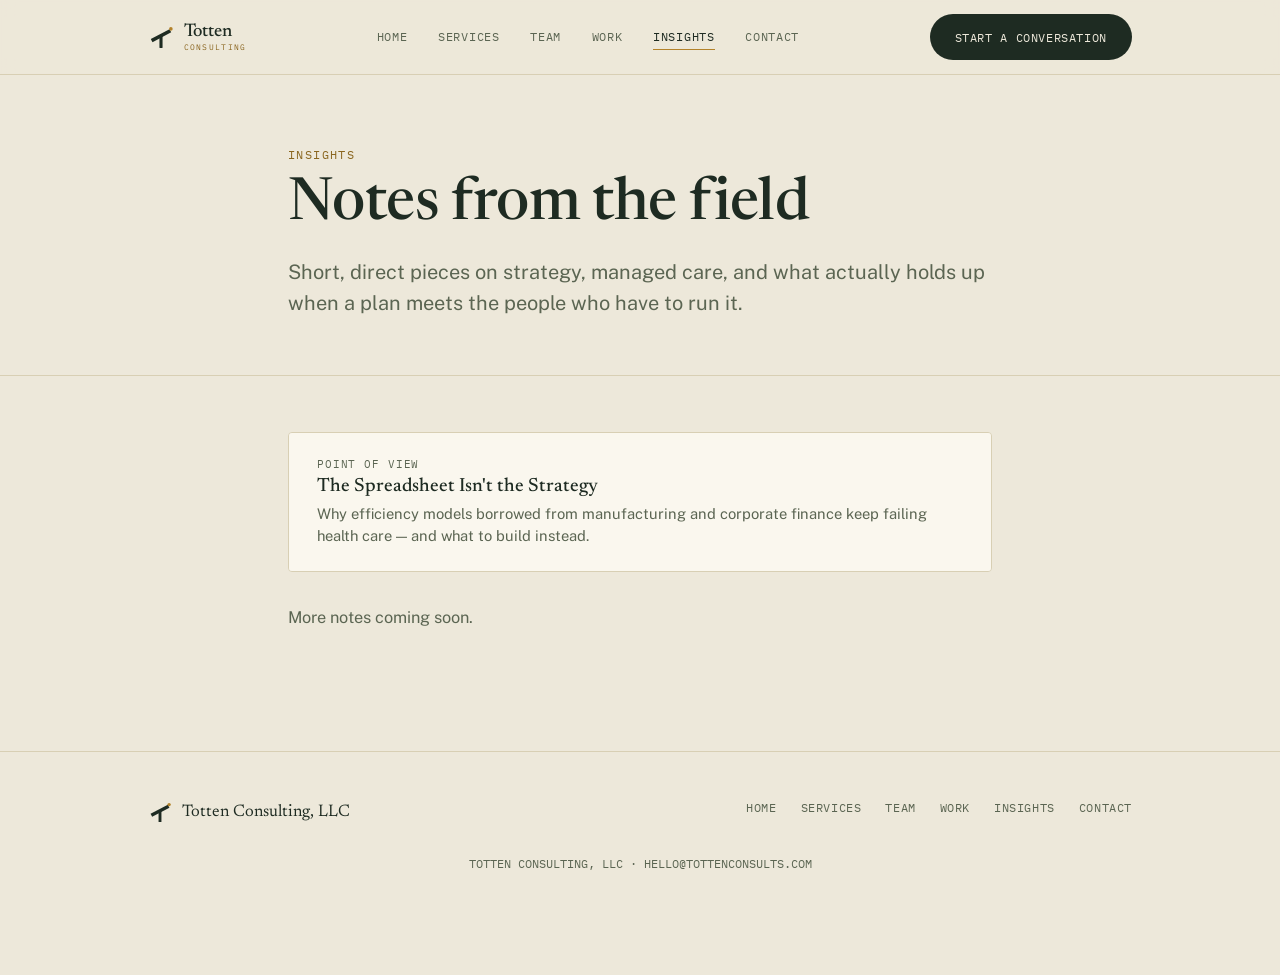
<file: index.html>
<!doctype html>
<html lang="en">
<head>
<meta charset="utf-8">
<meta name="viewport" content="width=device-width, initial-scale=1">
<title>Insights &mdash; Totten Consulting</title>
<meta name="description" content="Notes from Totten Consulting on strategy, managed care, and health care delivery.">
<link rel="preconnect" href="https://fonts.googleapis.com">
<link rel="preconnect" href="https://fonts.gstatic.com" crossorigin>
<link href="https://fonts.googleapis.com/css2?family=Newsreader:ital,opsz,wght@0,6..72,400;0,6..72,500;0,6..72,600;1,6..72,400;1,6..72,500&family=Public+Sans:wght@400;500;600;700&family=IBM+Plex+Mono:wght@400;500&display=swap" rel="stylesheet">
<link rel="stylesheet" href="../assets/styles.css">
</head>
<body>

<div class="topbar">
  <div class="topbar-inner">
    <a class="brand-lockup" href="../index.html">
      <svg class="mark" viewBox="0 0 100 100" style="width:26px;height:26px;">
      <polygon points="10.7,57.8 82.7,19.8 89.3,32.2 17.3,70.2" fill="var(--mark-stem)"/>
      <rect x="44" y="42" width="12" height="50" rx="1.5" fill="var(--mark-stem)"/>
      <circle cx="88" cy="19" r="7" fill="var(--mark-dot)"/>
    </svg>
      <span class="wordmark">Totten<small>CONSULTING</small></span>
    </a>
    <nav class="primary-nav-desktop">
      <a href="../index.html">Home</a>
      <a href="../services.html">Services</a>
      <a href="../team.html">Team</a>
      <a href="../work.html">Work</a>
      <a href="../insights/index.html" aria-current="page">Insights</a>
      <a href="../contact.html">Contact</a>
    </nav>
    <div class="nav-cta">
      <a class="btn btn-primary" href="../contact.html">Start a conversation</a>
    </div>
    <button class="nav-toggle" id="navToggle" type="button" aria-label="Toggle menu" aria-expanded="false">
      <span></span>
    </button>
  </div>
</div>

<nav class="mobile-nav" id="primaryNav">
  <a href="../index.html">Home</a>
      <a href="../services.html">Services</a>
      <a href="../team.html">Team</a>
      <a href="../work.html">Work</a>
      <a href="../insights/index.html" aria-current="page">Insights</a>
      <a href="../contact.html">Contact</a>
</nav>

<main>

  <section class="hero">
    <div class="wrap-narrow">
      <p class="eyebrow">Insights</p>
      <h1>Notes from the field</h1>
      <p class="dek">Short, direct pieces on strategy, managed care, and what actually holds up when a plan meets the people who have to run it.</p>
    </div>
  </section>

  <section class="block">
    <div class="wrap-narrow">
      <div class="post-list">
        <a class="post-row" href="the-spreadsheet-isnt-the-strategy.html">
          <span class="meta">Point of View</span>
          <h3>The Spreadsheet Isn't the Strategy</h3>
          <p>Why efficiency models borrowed from manufacturing and corporate finance keep failing health care &mdash; and what to build instead.</p>
        </a>
      </div>
      <p class="lede" style="margin-top:2rem;">More notes coming soon.</p>
    </div>
  </section>

</main>

<footer class="site-footer">
  <div class="footer-inner">
    <div class="footer-brand">
      <svg class="mark" viewBox="0 0 100 100" style="width:24px;height:24px;">
      <polygon points="10.7,57.8 82.7,19.8 89.3,32.2 17.3,70.2" fill="var(--mark-stem)"/>
      <rect x="44" y="42" width="12" height="50" rx="1.5" fill="var(--mark-stem)"/>
      <circle cx="88" cy="19" r="7" fill="var(--mark-dot)"/>
    </svg>
      <span class="wordmark">Totten Consulting, LLC</span>
    </div>
    <nav class="footer-nav">
      <a href="../index.html">Home</a><a href="../services.html">Services</a><a href="../team.html">Team</a><a href="../work.html">Work</a><a href="../insights/index.html">Insights</a><a href="../contact.html">Contact</a>
    </nav>
  </div>
  <div class="footer-fine">TOTTEN CONSULTING, LLC &middot; HELLO@TOTTENCONSULTS.COM</div>
</footer>

<script src="../assets/script.js"></script>
</body>
</html>
</file>
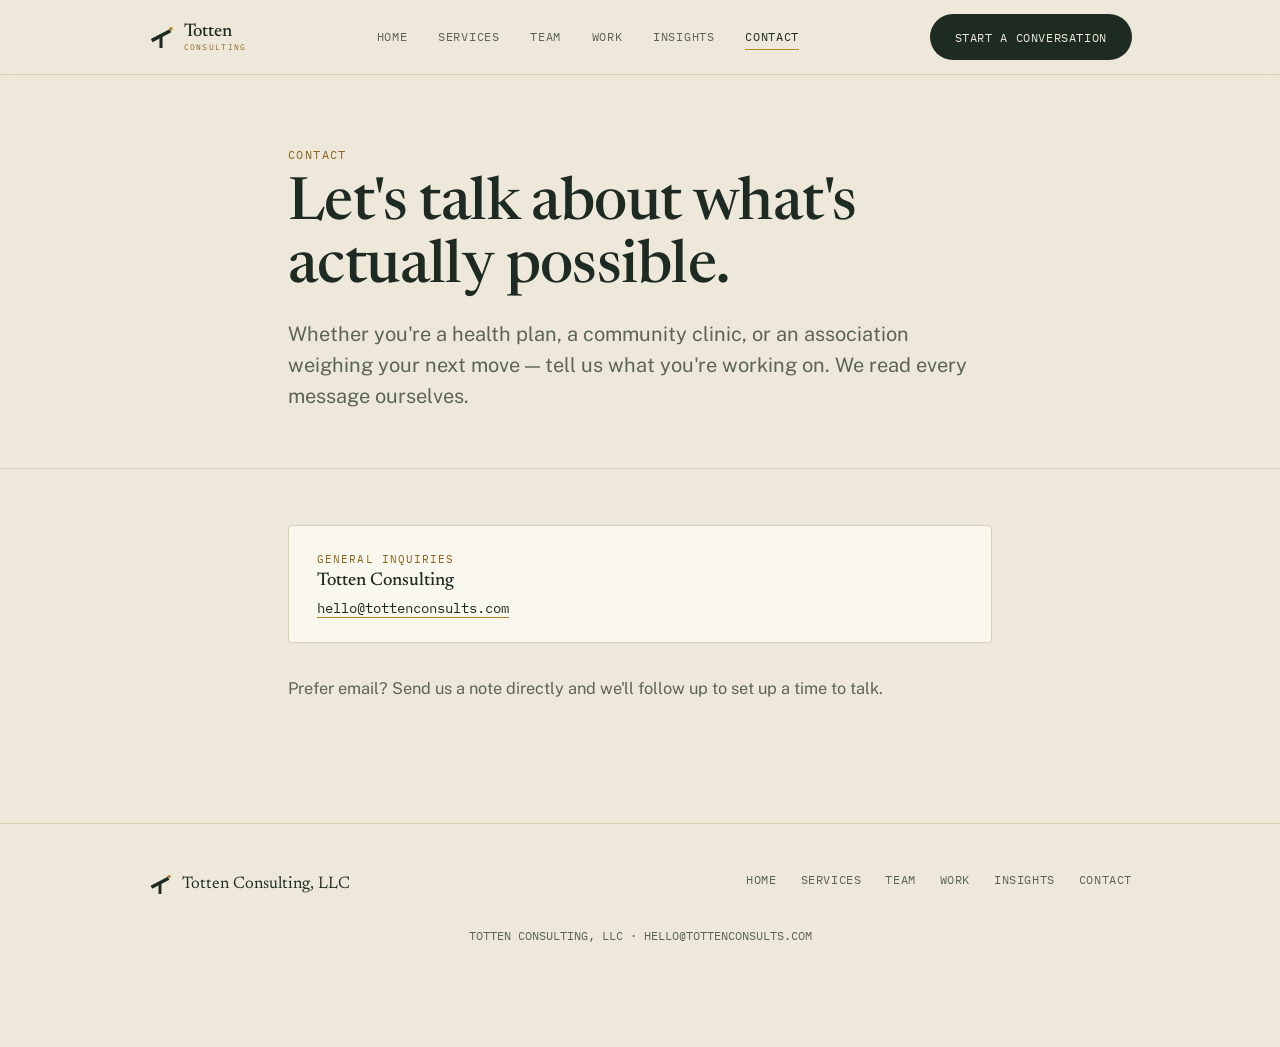
<file: contact.html>
<!doctype html>
<html lang="en">
<head>
<meta charset="utf-8">
<meta name="viewport" content="width=device-width, initial-scale=1">
<title>Contact &mdash; Totten Consulting</title>
<meta name="description" content="Get in touch with Totten Consulting.">
<link rel="preconnect" href="https://fonts.googleapis.com">
<link rel="preconnect" href="https://fonts.gstatic.com" crossorigin>
<link href="https://fonts.googleapis.com/css2?family=Newsreader:ital,opsz,wght@0,6..72,400;0,6..72,500;0,6..72,600;1,6..72,400;1,6..72,500&family=Public+Sans:wght@400;500;600;700&family=IBM+Plex+Mono:wght@400;500&display=swap" rel="stylesheet">
<link rel="stylesheet" href="assets/styles.css">
</head>
<body>

<div class="topbar">
  <div class="topbar-inner">
    <a class="brand-lockup" href="index.html">
      <svg class="mark" viewBox="0 0 100 100" style="width:26px;height:26px;">
      <polygon points="10.7,57.8 82.7,19.8 89.3,32.2 17.3,70.2" fill="var(--mark-stem)"/>
      <rect x="44" y="42" width="12" height="50" rx="1.5" fill="var(--mark-stem)"/>
      <circle cx="88" cy="19" r="7" fill="var(--mark-dot)"/>
    </svg>
      <span class="wordmark">Totten<small>CONSULTING</small></span>
    </a>
    <nav class="primary-nav-desktop">
      <a href="index.html">Home</a>
      <a href="services.html">Services</a>
      <a href="team.html">Team</a>
      <a href="work.html">Work</a>
      <a href="insights/index.html">Insights</a>
      <a href="contact.html" aria-current="page">Contact</a>
    </nav>
    <div class="nav-cta">
      <a class="btn btn-primary" href="contact.html">Start a conversation</a>
    </div>
    <button class="nav-toggle" id="navToggle" type="button" aria-label="Toggle menu" aria-expanded="false">
      <span></span>
    </button>
  </div>
</div>

<nav class="mobile-nav" id="primaryNav">
  <a href="index.html">Home</a>
      <a href="services.html">Services</a>
      <a href="team.html">Team</a>
      <a href="work.html">Work</a>
      <a href="insights/index.html">Insights</a>
      <a href="contact.html" aria-current="page">Contact</a>
</nav>

<main>

  <section class="hero">
    <div class="wrap-narrow">
      <p class="eyebrow">Contact</p>
      <h1>Let's talk about what's actually possible.</h1>
      <p class="dek">Whether you're a health plan, a community clinic, or an association weighing your next move &mdash; tell us what you're working on. We read every message ourselves.</p>
    </div>
  </section>

  <section class="block">
    <div class="wrap-narrow">
      <div class="contact-grid">
        <div class="contact-card">
          <div class="fn-role">General Inquiries</div>
          <h3>Totten Consulting</h3>
          <a class="email" href="mailto:hello@tottenconsults.com">hello@tottenconsults.com</a>
        </div>
      </div>
      <p class="lede" style="margin-top:2rem;">Prefer email? Send us a note directly and we'll follow up to set up a time to talk.</p>
    </div>
  </section>

</main>

<footer class="site-footer">
  <div class="footer-inner">
    <div class="footer-brand">
      <svg class="mark" viewBox="0 0 100 100" style="width:24px;height:24px;">
      <polygon points="10.7,57.8 82.7,19.8 89.3,32.2 17.3,70.2" fill="var(--mark-stem)"/>
      <rect x="44" y="42" width="12" height="50" rx="1.5" fill="var(--mark-stem)"/>
      <circle cx="88" cy="19" r="7" fill="var(--mark-dot)"/>
    </svg>
      <span class="wordmark">Totten Consulting, LLC</span>
    </div>
    <nav class="footer-nav">
      <a href="index.html">Home</a><a href="services.html">Services</a><a href="team.html">Team</a><a href="work.html">Work</a><a href="insights/index.html">Insights</a><a href="contact.html">Contact</a>
    </nav>
  </div>
  <div class="footer-fine">TOTTEN CONSULTING, LLC &middot; HELLO@TOTTENCONSULTS.COM</div>
</footer>

<script src="assets/script.js"></script>
</body>
</html>
</file>
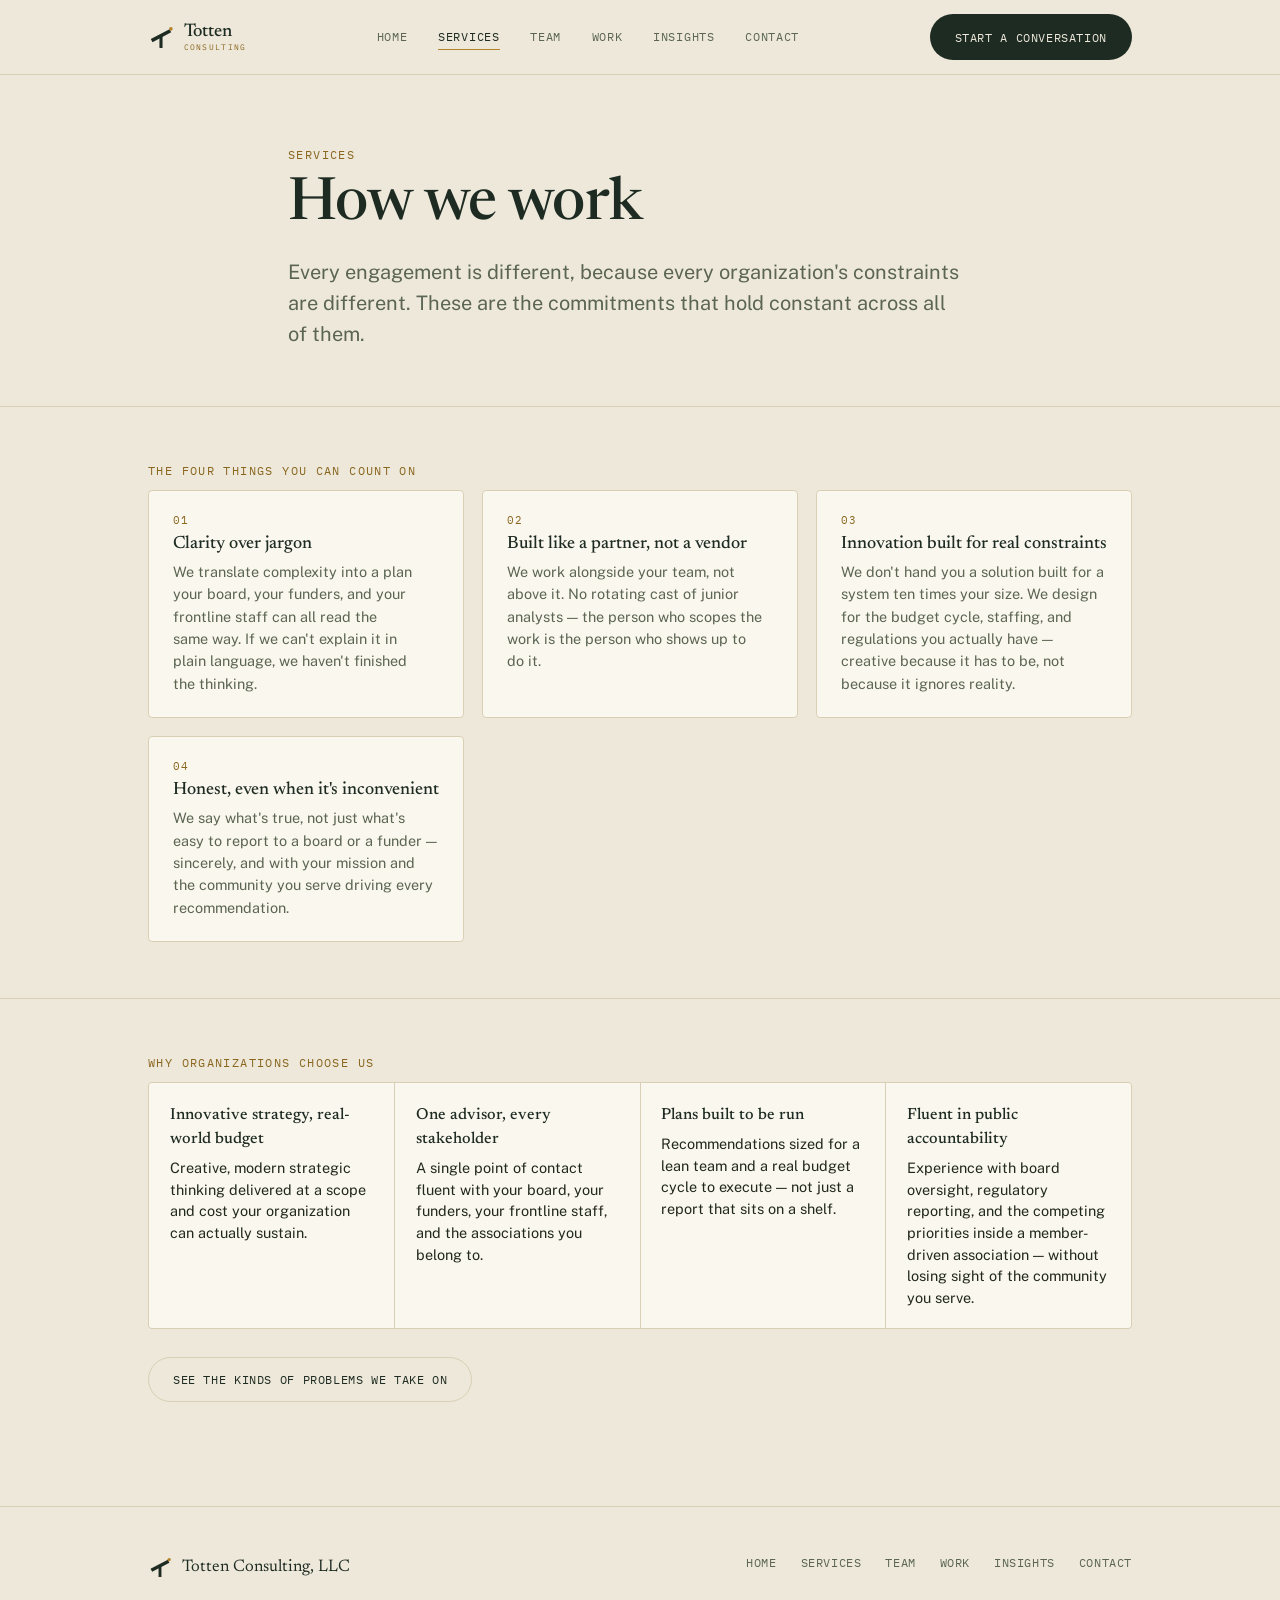
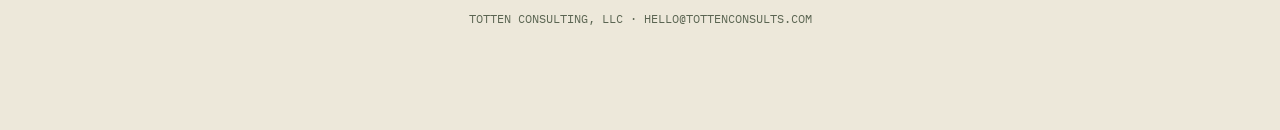
<file: services.html>
<!doctype html>
<html lang="en">
<head>
<meta charset="utf-8">
<meta name="viewport" content="width=device-width, initial-scale=1">
<title>Services &mdash; Totten Consulting</title>
<meta name="description" content="What you can count on from Totten Consulting, and why organizations choose us.">
<link rel="preconnect" href="https://fonts.googleapis.com">
<link rel="preconnect" href="https://fonts.gstatic.com" crossorigin>
<link href="https://fonts.googleapis.com/css2?family=Newsreader:ital,opsz,wght@0,6..72,400;0,6..72,500;0,6..72,600;1,6..72,400;1,6..72,500&family=Public+Sans:wght@400;500;600;700&family=IBM+Plex+Mono:wght@400;500&display=swap" rel="stylesheet">
<link rel="stylesheet" href="assets/styles.css">
</head>
<body>

<div class="topbar">
  <div class="topbar-inner">
    <a class="brand-lockup" href="index.html">
      <svg class="mark" viewBox="0 0 100 100" style="width:26px;height:26px;">
      <polygon points="10.7,57.8 82.7,19.8 89.3,32.2 17.3,70.2" fill="var(--mark-stem)"/>
      <rect x="44" y="42" width="12" height="50" rx="1.5" fill="var(--mark-stem)"/>
      <circle cx="88" cy="19" r="7" fill="var(--mark-dot)"/>
    </svg>
      <span class="wordmark">Totten<small>CONSULTING</small></span>
    </a>
    <nav class="primary-nav-desktop">
      <a href="index.html">Home</a>
      <a href="services.html" aria-current="page">Services</a>
      <a href="team.html">Team</a>
      <a href="work.html">Work</a>
      <a href="insights/index.html">Insights</a>
      <a href="contact.html">Contact</a>
    </nav>
    <div class="nav-cta">
      <a class="btn btn-primary" href="contact.html">Start a conversation</a>
    </div>
    <button class="nav-toggle" id="navToggle" type="button" aria-label="Toggle menu" aria-expanded="false">
      <span></span>
    </button>
  </div>
</div>

<nav class="mobile-nav" id="primaryNav">
  <a href="index.html">Home</a>
      <a href="services.html" aria-current="page">Services</a>
      <a href="team.html">Team</a>
      <a href="work.html">Work</a>
      <a href="insights/index.html">Insights</a>
      <a href="contact.html">Contact</a>
</nav>

<main>

  <section class="hero">
    <div class="wrap-narrow">
      <p class="eyebrow">Services</p>
      <h1>How we work</h1>
      <p class="dek">Every engagement is different, because every organization's constraints are different. These are the commitments that hold constant across all of them.</p>
    </div>
  </section>

  <section class="block">
    <div class="wrap">
      <p class="eyebrow">The Four Things You Can Count On</p>
      <div class="pillars">
        <div class="pillar">
          <div class="num">01</div>
          <h3>Clarity over jargon</h3>
          <p>We translate complexity into a plan your board, your funders, and your frontline staff can all read the same way. If we can't explain it in plain language, we haven't finished the thinking.</p>
        </div>
        <div class="pillar">
          <div class="num">02</div>
          <h3>Built like a partner, not a vendor</h3>
          <p>We work alongside your team, not above it. No rotating cast of junior analysts &mdash; the person who scopes the work is the person who shows up to do it.</p>
        </div>
        <div class="pillar">
          <div class="num">03</div>
          <h3>Innovation built for real constraints</h3>
          <p>We don't hand you a solution built for a system ten times your size. We design for the budget cycle, staffing, and regulations you actually have &mdash; creative because it has to be, not because it ignores reality.</p>
        </div>
        <div class="pillar">
          <div class="num">04</div>
          <h3>Honest, even when it's inconvenient</h3>
          <p>We say what's true, not just what's easy to report to a board or a funder &mdash; sincerely, and with your mission and the community you serve driving every recommendation.</p>
        </div>
      </div>
    </div>
  </section>

  <section class="block">
    <div class="wrap">
      <p class="eyebrow">Why Organizations Choose Us</p>
      <div class="value-row">
        <div class="value-cell"><b>Innovative strategy, real-world budget</b>Creative, modern strategic thinking delivered at a scope and cost your organization can actually sustain.</div>
        <div class="value-cell"><b>One advisor, every stakeholder</b>A single point of contact fluent with your board, your funders, your frontline staff, and the associations you belong to.</div>
        <div class="value-cell"><b>Plans built to be run</b>Recommendations sized for a lean team and a real budget cycle to execute &mdash; not just a report that sits on a shelf.</div>
        <div class="value-cell"><b>Fluent in public accountability</b>Experience with board oversight, regulatory reporting, and the competing priorities inside a member-driven association &mdash; without losing sight of the community you serve.</div>
      </div>
      <p style="margin-top:1.75rem;"><a class="btn btn-secondary" href="work.html">See the kinds of problems we take on</a></p>
    </div>
  </section>

</main>

<footer class="site-footer">
  <div class="footer-inner">
    <div class="footer-brand">
      <svg class="mark" viewBox="0 0 100 100" style="width:24px;height:24px;">
      <polygon points="10.7,57.8 82.7,19.8 89.3,32.2 17.3,70.2" fill="var(--mark-stem)"/>
      <rect x="44" y="42" width="12" height="50" rx="1.5" fill="var(--mark-stem)"/>
      <circle cx="88" cy="19" r="7" fill="var(--mark-dot)"/>
    </svg>
      <span class="wordmark">Totten Consulting, LLC</span>
    </div>
    <nav class="footer-nav">
      <a href="index.html">Home</a><a href="services.html">Services</a><a href="team.html">Team</a><a href="work.html">Work</a><a href="insights/index.html">Insights</a><a href="contact.html">Contact</a>
    </nav>
  </div>
  <div class="footer-fine">TOTTEN CONSULTING, LLC &middot; HELLO@TOTTENCONSULTS.COM</div>
</footer>

<script src="assets/script.js"></script>
</body>
</html>
</file>
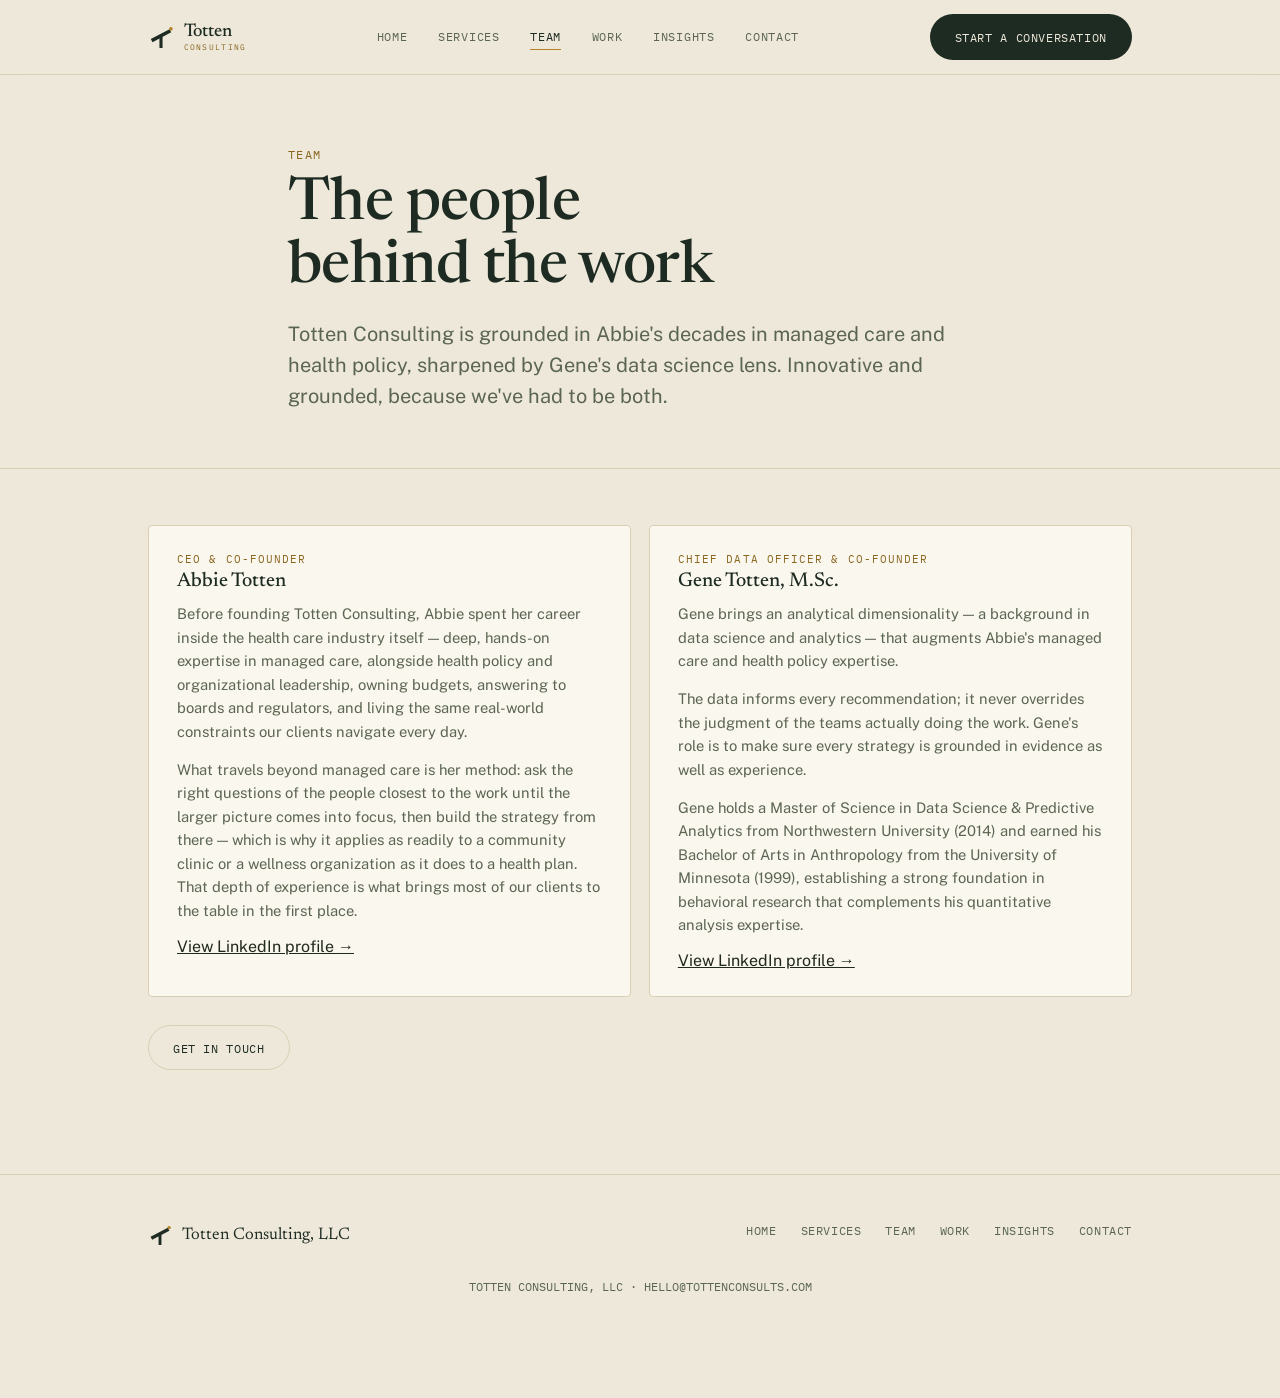
<file: team.html>
<!doctype html>
<html lang="en">
<head>
<meta charset="utf-8">
<meta name="viewport" content="width=device-width, initial-scale=1">
<title>Team &mdash; Totten Consulting</title>
<meta name="description" content="Meet Abbie and Gene Totten, co-founders of Totten Consulting.">
<link rel="preconnect" href="https://fonts.googleapis.com">
<link rel="preconnect" href="https://fonts.gstatic.com" crossorigin>
<link href="https://fonts.googleapis.com/css2?family=Newsreader:ital,opsz,wght@0,6..72,400;0,6..72,500;0,6..72,600;1,6..72,400;1,6..72,500&family=Public+Sans:wght@400;500;600;700&family=IBM+Plex+Mono:wght@400;500&display=swap" rel="stylesheet">
<link rel="stylesheet" href="assets/styles.css">
</head>
<body>

<div class="topbar">
  <div class="topbar-inner">
    <a class="brand-lockup" href="index.html">
      <svg class="mark" viewBox="0 0 100 100" style="width:26px;height:26px;">
      <polygon points="10.7,57.8 82.7,19.8 89.3,32.2 17.3,70.2" fill="var(--mark-stem)"/>
      <rect x="44" y="42" width="12" height="50" rx="1.5" fill="var(--mark-stem)"/>
      <circle cx="88" cy="19" r="7" fill="var(--mark-dot)"/>
    </svg>
      <span class="wordmark">Totten<small>CONSULTING</small></span>
    </a>
    <nav class="primary-nav-desktop">
      <a href="index.html">Home</a>
      <a href="services.html">Services</a>
      <a href="team.html" aria-current="page">Team</a>
      <a href="work.html">Work</a>
      <a href="insights/index.html">Insights</a>
      <a href="contact.html">Contact</a>
    </nav>
    <div class="nav-cta">
      <a class="btn btn-primary" href="contact.html">Start a conversation</a>
    </div>
    <button class="nav-toggle" id="navToggle" type="button" aria-label="Toggle menu" aria-expanded="false">
      <span></span>
    </button>
  </div>
</div>

<nav class="mobile-nav" id="primaryNav">
  <a href="index.html">Home</a>
      <a href="services.html">Services</a>
      <a href="team.html" aria-current="page">Team</a>
      <a href="work.html">Work</a>
      <a href="insights/index.html">Insights</a>
      <a href="contact.html">Contact</a>
</nav>

<main>

  <section class="hero">
    <div class="wrap-narrow">
      <p class="eyebrow">Team</p>
      <h1>The people behind the work</h1>
      <p class="dek">Totten Consulting is grounded in Abbie's decades in managed care and health policy, sharpened by Gene's data science lens. Innovative and grounded, because we've had to be both.</p>
    </div>
  </section>

  <section class="block">
    <div class="wrap">
      <div class="founders">
        <div class="founder-card">
          <div class="fn-role">CEO &amp; Co-Founder</div>
          <h3>Abbie Totten</h3>
          <p>Before founding Totten Consulting, Abbie spent her career inside the health care industry itself &mdash; deep, hands-on expertise in managed care, alongside health policy and organizational leadership, owning budgets, answering to boards and regulators, and living the same real-world constraints our clients navigate every day.</p>
          <p>What travels beyond managed care is her method: ask the right questions of the people closest to the work until the larger picture comes into focus, then build the strategy from there &mdash; which is why it applies as readily to a community clinic or a wellness organization as it does to a health plan. That depth of experience is what brings most of our clients to the table in the first place.</p>
          <a class="linkedin-link" href="http://www.linkedin.com/in/abbie-totten-1462603" target="_blank" rel="noopener">View LinkedIn profile &rarr;</a>
        </div>
        <div class="founder-card">
          <div class="fn-role">Chief Data Officer &amp; Co-Founder</div>
          <h3>Gene Totten, M.Sc.</h3>
          <p>Gene brings an analytical dimensionality &mdash; a background in data science and analytics &mdash; that augments Abbie's managed care and health policy expertise.</p>
          <p>The data informs every recommendation; it never overrides the judgment of the teams actually doing the work. Gene's role is to make sure every strategy is grounded in evidence as well as experience.</p>
          <p>Gene holds a Master of Science in Data Science &amp; Predictive Analytics from Northwestern University (2014) and earned his Bachelor of Arts in Anthropology from the University of Minnesota (1999), establishing a strong foundation in behavioral research that complements his quantitative analysis expertise.</p>
          <a class="linkedin-link" href="https://www.linkedin.com/in/gene-totten-m-sc-23a2603" target="_blank" rel="noopener">View LinkedIn profile &rarr;</a>
        </div>
      </div>
      <p style="margin-top:1.75rem;"><a class="btn btn-secondary" href="contact.html">Get in touch</a></p>
    </div>
  </section>

</main>

<footer class="site-footer">
  <div class="footer-inner">
    <div class="footer-brand">
      <svg class="mark" viewBox="0 0 100 100" style="width:24px;height:24px;">
      <polygon points="10.7,57.8 82.7,19.8 89.3,32.2 17.3,70.2" fill="var(--mark-stem)"/>
      <rect x="44" y="42" width="12" height="50" rx="1.5" fill="var(--mark-stem)"/>
      <circle cx="88" cy="19" r="7" fill="var(--mark-dot)"/>
    </svg>
      <span class="wordmark">Totten Consulting, LLC</span>
    </div>
    <nav class="footer-nav">
      <a href="index.html">Home</a><a href="services.html">Services</a><a href="team.html">Team</a><a href="work.html">Work</a><a href="insights/index.html">Insights</a><a href="contact.html">Contact</a>
    </nav>
  </div>
  <div class="footer-fine">TOTTEN CONSULTING, LLC &middot; HELLO@TOTTENCONSULTS.COM</div>
</footer>

<script src="assets/script.js"></script>
</body>
</html>
</file>
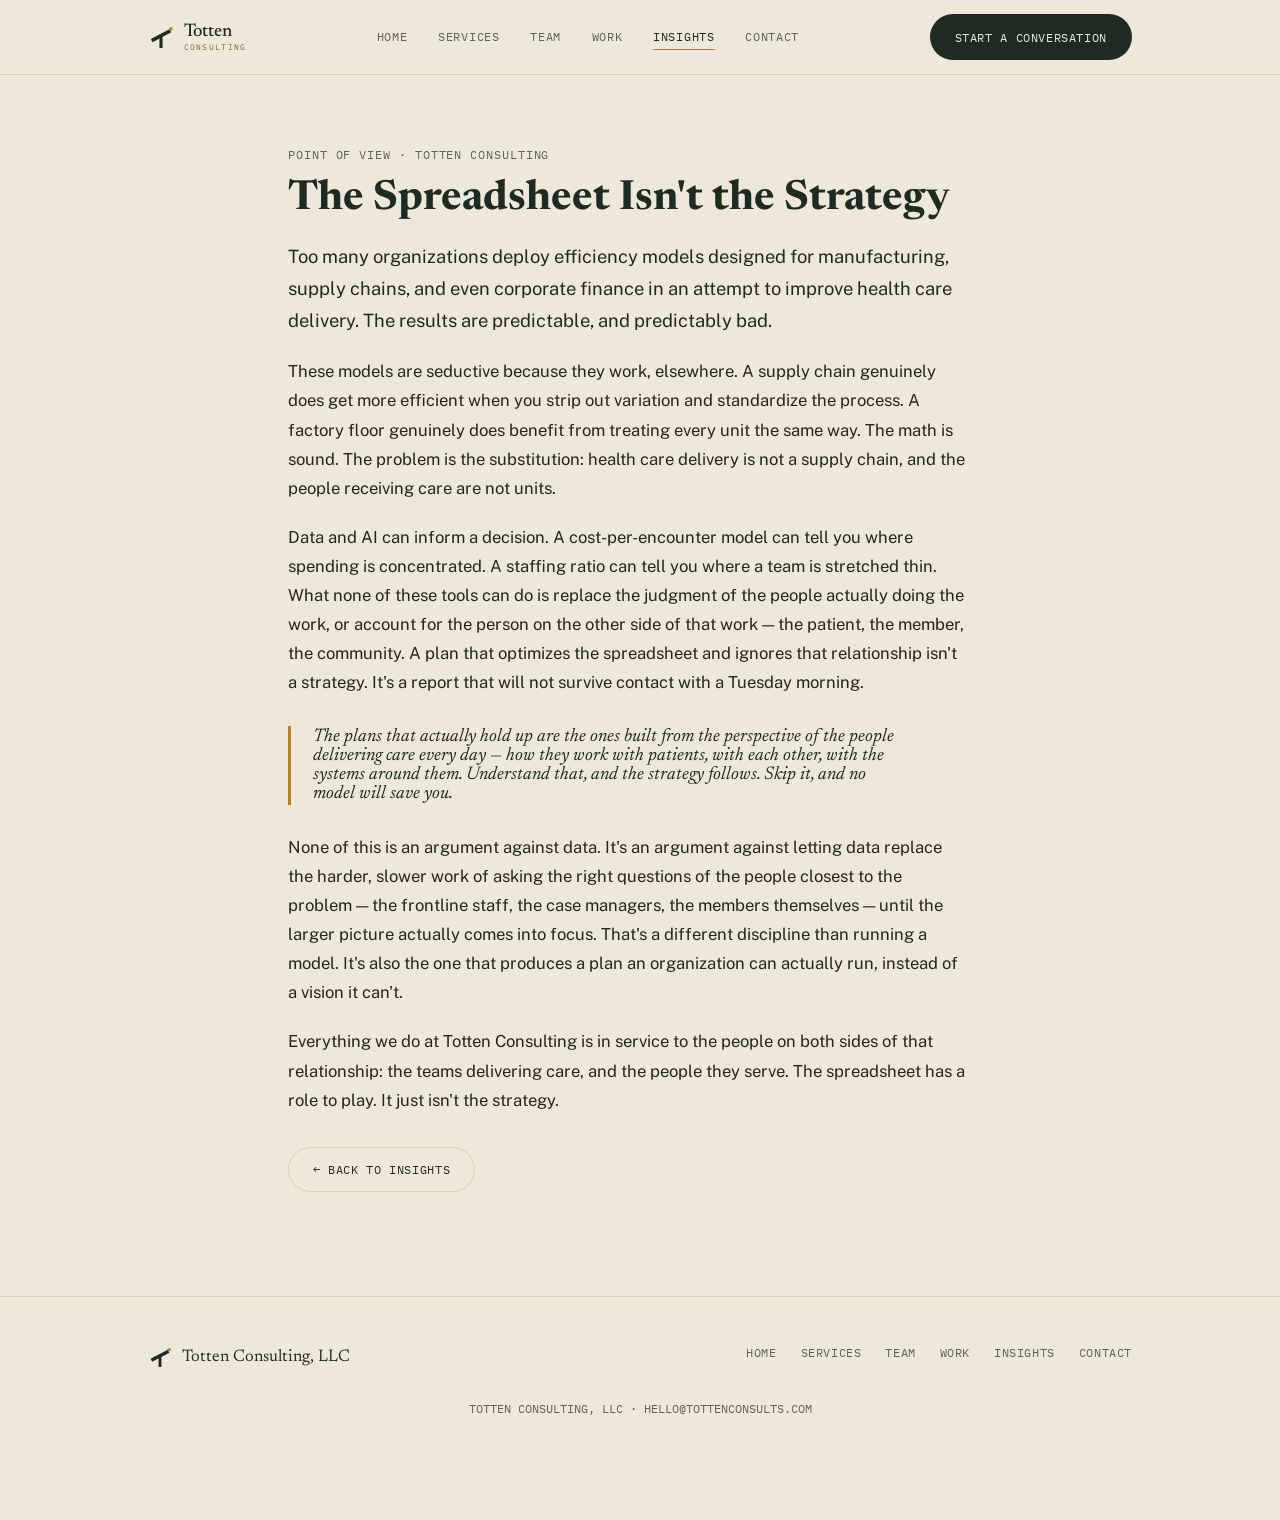
<file: the-spreadsheet-isnt-the-strategy.html>
<!doctype html>
<html lang="en">
<head>
<meta charset="utf-8">
<meta name="viewport" content="width=device-width, initial-scale=1">
<title>The Spreadsheet Isn't the Strategy &mdash; Totten Consulting</title>
<meta name="description" content="Why efficiency models borrowed from manufacturing and corporate finance keep failing health care delivery.">
<link rel="preconnect" href="https://fonts.googleapis.com">
<link rel="preconnect" href="https://fonts.gstatic.com" crossorigin>
<link href="https://fonts.googleapis.com/css2?family=Newsreader:ital,opsz,wght@0,6..72,400;0,6..72,500;0,6..72,600;1,6..72,400;1,6..72,500&family=Public+Sans:wght@400;500;600;700&family=IBM+Plex+Mono:wght@400;500&display=swap" rel="stylesheet">
<link rel="stylesheet" href="../assets/styles.css">
</head>
<body>

<div class="topbar">
  <div class="topbar-inner">
    <a class="brand-lockup" href="../index.html">
      <svg class="mark" viewBox="0 0 100 100" style="width:26px;height:26px;">
      <polygon points="10.7,57.8 82.7,19.8 89.3,32.2 17.3,70.2" fill="var(--mark-stem)"/>
      <rect x="44" y="42" width="12" height="50" rx="1.5" fill="var(--mark-stem)"/>
      <circle cx="88" cy="19" r="7" fill="var(--mark-dot)"/>
    </svg>
      <span class="wordmark">Totten<small>CONSULTING</small></span>
    </a>
    <nav class="primary-nav-desktop">
      <a href="../index.html">Home</a>
      <a href="../services.html">Services</a>
      <a href="../team.html">Team</a>
      <a href="../work.html">Work</a>
      <a href="../insights/index.html" aria-current="page">Insights</a>
      <a href="../contact.html">Contact</a>
    </nav>
    <div class="nav-cta">
      <a class="btn btn-primary" href="../contact.html">Start a conversation</a>
    </div>
    <button class="nav-toggle" id="navToggle" type="button" aria-label="Toggle menu" aria-expanded="false">
      <span></span>
    </button>
  </div>
</div>

<nav class="mobile-nav" id="primaryNav">
  <a href="../index.html">Home</a>
      <a href="../services.html">Services</a>
      <a href="../team.html">Team</a>
      <a href="../work.html">Work</a>
      <a href="../insights/index.html" aria-current="page">Insights</a>
      <a href="../contact.html">Contact</a>
</nav>

<main>

  <section class="block" style="border-top:none;">
    <div class="wrap-narrow">
      <article class="post">
        <div class="meta">Point of View &middot; Totten Consulting</div>
        <h1>The Spreadsheet Isn't the Strategy</h1>
        <p class="lead">
          Too many organizations deploy efficiency models designed for manufacturing, supply
          chains, and even corporate finance in an attempt to improve health care delivery. The
          results are predictable, and predictably bad.
        </p>
        <p>
          These models are seductive because they work, elsewhere. A supply chain genuinely does
          get more efficient when you strip out variation and standardize the process. A factory
          floor genuinely does benefit from treating every unit the same way. The math is sound.
          The problem is the substitution: health care delivery is not a supply chain, and the
          people receiving care are not units.
        </p>
        <p>
          Data and AI can inform a decision. A cost-per-encounter model can tell you where spending
          is concentrated. A staffing ratio can tell you where a team is stretched thin. What none
          of these tools can do is replace the judgment of the people actually doing the work, or
          account for the person on the other side of that work &mdash; the patient, the member,
          the community. A plan that optimizes the spreadsheet and ignores that relationship isn't
          a strategy. It's a report that will not survive contact with a Tuesday morning.
        </p>
        <blockquote>
          The plans that actually hold up are the ones built from the perspective of the people
          delivering care every day &mdash; how they work with patients, with each other, with the
          systems around them. Understand that, and the strategy follows. Skip it, and no model
          will save you.
        </blockquote>
        <p>
          None of this is an argument against data. It's an argument against letting data replace
          the harder, slower work of asking the right questions of the people closest to the
          problem &mdash; the frontline staff, the case managers, the members themselves &mdash;
          until the larger picture actually comes into focus. That's a different discipline than
          running a model. It's also the one that produces a plan an organization can actually run,
          instead of a vision it can't.
        </p>
        <p>
          Everything we do at Totten Consulting is in service to the people on both sides of that
          relationship: the teams delivering care, and the people they serve. The spreadsheet has
          a role to play. It just isn't the strategy.
        </p>
      </article>
      <p style="margin-top:2rem;"><a class="btn btn-secondary" href="index.html">&larr; Back to Insights</a></p>
    </div>
  </section>

</main>

<footer class="site-footer">
  <div class="footer-inner">
    <div class="footer-brand">
      <svg class="mark" viewBox="0 0 100 100" style="width:24px;height:24px;">
      <polygon points="10.7,57.8 82.7,19.8 89.3,32.2 17.3,70.2" fill="var(--mark-stem)"/>
      <rect x="44" y="42" width="12" height="50" rx="1.5" fill="var(--mark-stem)"/>
      <circle cx="88" cy="19" r="7" fill="var(--mark-dot)"/>
    </svg>
      <span class="wordmark">Totten Consulting, LLC</span>
    </div>
    <nav class="footer-nav">
      <a href="../index.html">Home</a><a href="../services.html">Services</a><a href="../team.html">Team</a><a href="../work.html">Work</a><a href="../insights/index.html">Insights</a><a href="../contact.html">Contact</a>
    </nav>
  </div>
  <div class="footer-fine">TOTTEN CONSULTING, LLC &middot; HELLO@TOTTENCONSULTS.COM</div>
</footer>

<script src="../assets/script.js"></script>
</body>
</html>
</file>
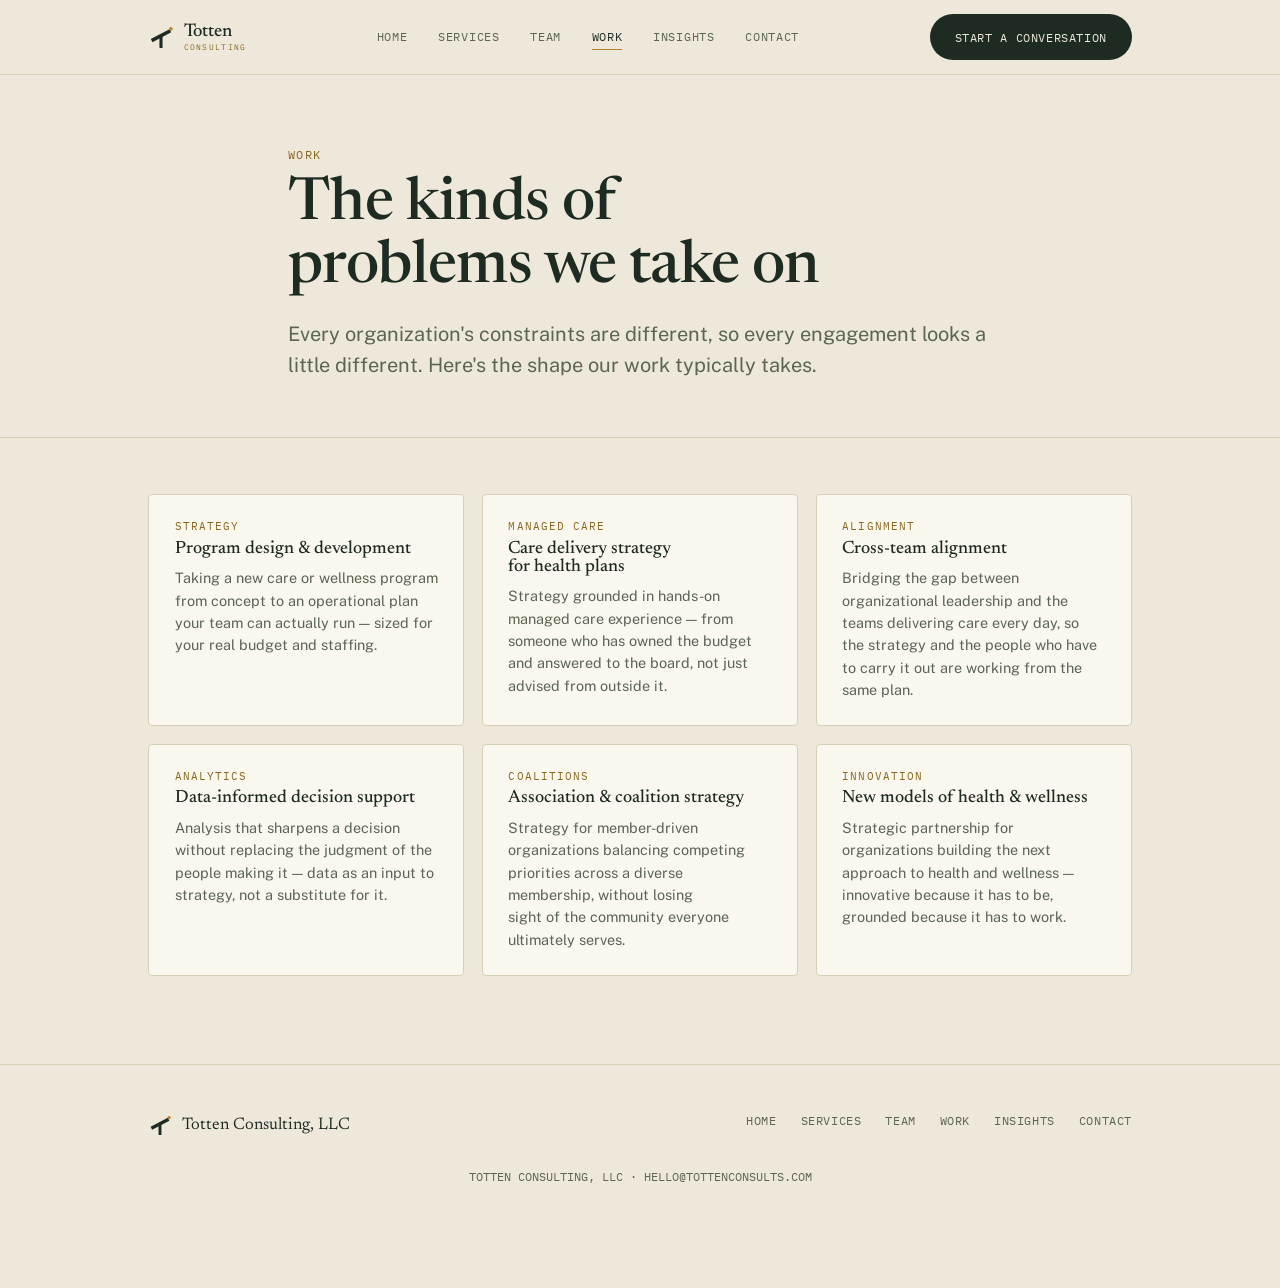
<file: work.html>
<!doctype html>
<html lang="en">
<head>
<meta charset="utf-8">
<meta name="viewport" content="width=device-width, initial-scale=1">
<title>Work &mdash; Totten Consulting</title>
<meta name="description" content="The kinds of engagements Totten Consulting takes on, from program design to managed care strategy.">
<link rel="preconnect" href="https://fonts.googleapis.com">
<link rel="preconnect" href="https://fonts.gstatic.com" crossorigin>
<link href="https://fonts.googleapis.com/css2?family=Newsreader:ital,opsz,wght@0,6..72,400;0,6..72,500;0,6..72,600;1,6..72,400;1,6..72,500&family=Public+Sans:wght@400;500;600;700&family=IBM+Plex+Mono:wght@400;500&display=swap" rel="stylesheet">
<link rel="stylesheet" href="assets/styles.css">
</head>
<body>

<div class="topbar">
  <div class="topbar-inner">
    <a class="brand-lockup" href="index.html">
      <svg class="mark" viewBox="0 0 100 100" style="width:26px;height:26px;">
      <polygon points="10.7,57.8 82.7,19.8 89.3,32.2 17.3,70.2" fill="var(--mark-stem)"/>
      <rect x="44" y="42" width="12" height="50" rx="1.5" fill="var(--mark-stem)"/>
      <circle cx="88" cy="19" r="7" fill="var(--mark-dot)"/>
    </svg>
      <span class="wordmark">Totten<small>CONSULTING</small></span>
    </a>
    <nav class="primary-nav-desktop">
      <a href="index.html">Home</a>
      <a href="services.html">Services</a>
      <a href="team.html">Team</a>
      <a href="work.html" aria-current="page">Work</a>
      <a href="insights/index.html">Insights</a>
      <a href="contact.html">Contact</a>
    </nav>
    <div class="nav-cta">
      <a class="btn btn-primary" href="contact.html">Start a conversation</a>
    </div>
    <button class="nav-toggle" id="navToggle" type="button" aria-label="Toggle menu" aria-expanded="false">
      <span></span>
    </button>
  </div>
</div>

<nav class="mobile-nav" id="primaryNav">
  <a href="index.html">Home</a>
      <a href="services.html">Services</a>
      <a href="team.html">Team</a>
      <a href="work.html" aria-current="page">Work</a>
      <a href="insights/index.html">Insights</a>
      <a href="contact.html">Contact</a>
</nav>

<main>

  <section class="hero">
    <div class="wrap-narrow">
      <p class="eyebrow">Work</p>
      <h1>The kinds of problems we take on</h1>
      <p class="dek">Every organization's constraints are different, so every engagement looks a little different. Here's the shape our work typically takes.</p>
    </div>
  </section>

  <section class="block">
    <div class="wrap">
      <div class="engagements">
        <div class="engagement-card">
          <span class="tag">Strategy</span>
          <h3>Program design &amp; development</h3>
          <p>Taking a new care or wellness program from concept to an operational plan your team can actually run &mdash; sized for your real budget and staffing.</p>
        </div>
        <div class="engagement-card">
          <span class="tag">Managed Care</span>
          <h3>Care delivery strategy for health plans</h3>
          <p>Strategy grounded in hands-on managed care experience &mdash; from someone who has owned the budget and answered to the board, not just advised from outside it.</p>
        </div>
        <div class="engagement-card">
          <span class="tag">Alignment</span>
          <h3>Cross-team alignment</h3>
          <p>Bridging the gap between organizational leadership and the teams delivering care every day, so the strategy and the people who have to carry it out are working from the same plan.</p>
        </div>
        <div class="engagement-card">
          <span class="tag">Analytics</span>
          <h3>Data-informed decision support</h3>
          <p>Analysis that sharpens a decision without replacing the judgment of the people making it &mdash; data as an input to strategy, not a substitute for it.</p>
        </div>
        <div class="engagement-card">
          <span class="tag">Coalitions</span>
          <h3>Association &amp; coalition strategy</h3>
          <p>Strategy for member-driven organizations balancing competing priorities across a diverse membership, without losing sight of the community everyone ultimately serves.</p>
        </div>
        <div class="engagement-card">
          <span class="tag">Innovation</span>
          <h3>New models of health &amp; wellness</h3>
          <p>Strategic partnership for organizations building the next approach to health and wellness &mdash; innovative because it has to be, grounded because it has to work.</p>
        </div>
      </div>
    </div>
  </section>


</main>

<footer class="site-footer">
  <div class="footer-inner">
    <div class="footer-brand">
      <svg class="mark" viewBox="0 0 100 100" style="width:24px;height:24px;">
      <polygon points="10.7,57.8 82.7,19.8 89.3,32.2 17.3,70.2" fill="var(--mark-stem)"/>
      <rect x="44" y="42" width="12" height="50" rx="1.5" fill="var(--mark-stem)"/>
      <circle cx="88" cy="19" r="7" fill="var(--mark-dot)"/>
    </svg>
      <span class="wordmark">Totten Consulting, LLC</span>
    </div>
    <nav class="footer-nav">
      <a href="index.html">Home</a><a href="services.html">Services</a><a href="team.html">Team</a><a href="work.html">Work</a><a href="insights/index.html">Insights</a><a href="contact.html">Contact</a>
    </nav>
  </div>
  <div class="footer-fine">TOTTEN CONSULTING, LLC &middot; HELLO@TOTTENCONSULTS.COM</div>
</footer>

<script src="assets/script.js"></script>
</body>
</html>
</file>
<file: assets/styles.css>
/* ==========================================================================
   Totten Consulting — shared site stylesheet
   Ported from the Brand Foundation guide, light theme only.
   ========================================================================== */

:root {
  --paper: #EDE8DA;
  --surface: #FAF7EE;
  --surface-2: #E4DDC9;
  --border: #D8CFB4;
  --ink: #1E2B22;
  --text: #21281c;
  --text-muted: #5b6552;
  --accent: #B3822A;
  --accent-deep: #8A661F;
  --accent-contrast: #FAF7EE;
  --mark-stem: #1E2B22;
  --mark-dot: #B3822A;

  --font-display: 'Newsreader', Georgia, 'Times New Roman', serif;
  --font-body: 'Public Sans', -apple-system, BlinkMacSystemFont, 'Segoe UI', sans-serif;
  --font-mono: 'IBM Plex Mono', ui-monospace, 'SFMono-Regular', Menlo, monospace;

  color-scheme: light;
}

* { box-sizing: border-box; }
@media (prefers-reduced-motion: reduce) {
  * { animation-duration: 0.001ms !important; transition-duration: 0.001ms !important; }
}

html, body {
  margin: 0;
  padding: 0;
  background: var(--paper);
  color: var(--text);
  font-family: var(--font-body);
  -webkit-font-smoothing: antialiased;
  overflow-x: hidden;
}

body { padding-bottom: 4rem; }

a { color: inherit; }

img, svg { max-width: 100%; }

.wrap {
  max-width: 1040px;
  margin: 0 auto;
  padding: 0 1.75rem;
}

.wrap-narrow {
  max-width: 760px;
  margin: 0 auto;
  padding: 0 1.75rem;
}

h1, h2, h3, h4 { font-family: var(--font-display); text-wrap: balance; margin: 0; color: var(--ink); }
p { text-wrap: pretty; }

.eyebrow {
  font-family: var(--font-mono);
  font-size: 0.72rem;
  letter-spacing: 0.12em;
  text-transform: uppercase;
  color: var(--accent-deep);
  margin: 0 0 0.75rem;
}

/* ---------- buttons ---------- */
.btn {
  display: inline-flex;
  align-items: center;
  gap: 0.5rem;
  font-family: var(--font-mono);
  font-size: 0.78rem;
  letter-spacing: 0.05em;
  text-transform: uppercase;
  text-decoration: none;
  padding: 0.85rem 1.5rem;
  border-radius: 999px;
  border: 1px solid transparent;
  cursor: pointer;
}
.btn-primary { background: var(--ink); color: var(--paper); }
.btn-primary:hover { background: #14201a; }
.btn-secondary { background: transparent; color: var(--ink); border-color: var(--border); }
.btn-secondary:hover { border-color: var(--accent); }

/* ---------- top nav ---------- */
.topbar {
  position: sticky;
  top: 0;
  z-index: 20;
  background: color-mix(in srgb, var(--paper) 92%, transparent);
  backdrop-filter: blur(8px);
  border-bottom: 1px solid var(--border);
}
.topbar-inner {
  max-width: 1040px;
  margin: 0 auto;
  padding: 0.9rem 1.75rem;
  display: flex;
  align-items: center;
  justify-content: space-between;
  gap: 1.5rem;
}
.brand-lockup { display: flex; align-items: center; gap: 0.6rem; text-decoration: none; flex: none; }
.brand-lockup svg.mark { width: 26px; height: 26px; flex: none; }
.brand-lockup .wordmark { font-family: var(--font-display); font-size: 1.15rem; font-weight: 500; color: var(--ink); letter-spacing: -0.01em; }
.brand-lockup .wordmark small { display: block; font-family: var(--font-mono); font-size: 0.5rem; letter-spacing: 0.16em; font-weight: 400; color: var(--accent-deep); margin-top: 0.1rem; }

nav.primary-nav-desktop { display: flex; align-items: center; gap: 1.9rem; }
nav.primary-nav-desktop a,
nav.mobile-nav a {
  font-family: var(--font-mono);
  font-size: 0.76rem;
  letter-spacing: 0.06em;
  text-transform: uppercase;
  text-decoration: none;
  color: var(--text-muted);
  padding: 0.3rem 0;
  border-bottom: 1px solid transparent;
}
nav.primary-nav-desktop a:hover, nav.primary-nav-desktop a[aria-current="page"],
nav.mobile-nav a:hover, nav.mobile-nav a[aria-current="page"] { color: var(--ink); border-bottom-color: var(--accent); }
.nav-cta { display: flex; align-items: center; gap: 1.4rem; }

/* mobile nav panel: rendered OUTSIDE .topbar so its fixed position isn't
   captured by the topbar's backdrop-filter containing block */
nav.mobile-nav {
  display: none;
  position: fixed;
  inset: 60px 0 0 0;
  z-index: 15;
  background: var(--paper);
  flex-direction: column;
  align-items: flex-start;
  padding: 1.5rem 1.75rem;
  gap: 1.1rem;
  border-top: 1px solid var(--border);
  overflow-y: auto;
}
nav.mobile-nav.open { display: flex; }

.nav-toggle {
  display: none;
  background: none;
  border: 1px solid var(--border);
  border-radius: 6px;
  padding: 0.4rem 0.55rem;
  cursor: pointer;
}
.nav-toggle span, .nav-toggle span::before, .nav-toggle span::after {
  display: block;
  width: 18px;
  height: 1.5px;
  background: var(--ink);
  position: relative;
}
.nav-toggle span::before { content: ""; position: absolute; top: -6px; width: 18px; background: var(--ink); }
.nav-toggle span::after { content: ""; position: absolute; top: 6px; width: 18px; background: var(--ink); }

@media (max-width: 780px) {
  nav.primary-nav-desktop { display: none; }
  nav.mobile-nav a { font-size: 0.95rem; }
  .nav-cta { display: none; }
  .nav-toggle { display: inline-flex; align-items: center; justify-content: center; }
}
@media (min-width: 781px) {
  nav.mobile-nav { display: none !important; }
}

/* ---------- hero ---------- */
.hero { padding: 4.5rem 0 3.5rem; }
.hero.centered { text-align: center; }
.hero-mark { width: 60px; height: 60px; margin: 0 auto 1.5rem; display: block; }
.hero .eyebrow { justify-content: center; }
.hero h1 {
  font-size: clamp(2.3rem, 5.2vw, 3.7rem);
  font-weight: 500;
  letter-spacing: -0.01em;
  line-height: 1.06;
}
.hero .dek {
  font-size: clamp(1.05rem, 1.8vw, 1.25rem);
  color: var(--text-muted);
  max-width: 62ch;
  margin: 1.25rem auto 0;
  line-height: 1.55;
}
.hero.centered .dek { margin-left: auto; margin-right: auto; }
.hero .motto {
  font-family: var(--font-display);
  font-style: italic;
  font-size: clamp(1.1rem, 2.2vw, 1.4rem);
  color: var(--accent-deep);
  margin-top: 1.4rem;
}
.hero-actions { display: flex; gap: 0.9rem; margin-top: 2rem; flex-wrap: wrap; }
.hero.centered .hero-actions { justify-content: center; }

/* ---------- section shell ---------- */
section.block { padding: 3.5rem 0; border-top: 1px solid var(--border); }
section.block:first-of-type { border-top: none; }
section.block.tight { padding: 2.5rem 0; }
.block h2 { font-size: clamp(1.5rem, 2.8vw, 2rem); font-weight: 500; margin-bottom: 0.5rem; }
.block .lede { color: var(--text-muted); max-width: 62ch; margin: 0 0 2.1rem; font-size: 1.02rem; line-height: 1.6; }

/* ---------- positioning / pov blocks ---------- */
.positioning {
  background: var(--surface);
  border: 1px solid var(--border);
  border-radius: 4px;
  padding: 2.1rem 2.4rem;
  position: relative;
}
.positioning::before {
  content: "\201C";
  font-family: var(--font-display);
  font-size: 3.6rem;
  color: var(--accent);
  opacity: 0.5;
  position: absolute;
  top: 0.3rem;
  left: 1.3rem;
  line-height: 1;
}
.positioning p {
  font-family: var(--font-display);
  font-size: clamp(1.1rem, 1.9vw, 1.3rem);
  line-height: 1.55;
  max-width: 68ch;
  margin: 0 0 0 1.4rem;
  color: var(--ink);
}
.pov { border-left: 3px solid var(--accent); padding: 0.1rem 0 0.1rem 1.4rem; margin-top: 0.5rem; }
.pov p { font-family: var(--font-display); font-style: italic; font-size: clamp(1.05rem, 1.8vw, 1.2rem); line-height: 1.55; max-width: 66ch; color: var(--ink); margin: 0; }

/* ---------- pillars / grids ---------- */
.pillars { display: grid; grid-template-columns: repeat(auto-fit, minmax(240px, 1fr)); gap: 1.1rem; }
.pillar { border: 1px solid var(--border); border-radius: 4px; padding: 1.4rem 1.5rem; background: var(--surface); }
.pillar .num { font-family: var(--font-mono); font-size: 0.7rem; color: var(--accent-deep); letter-spacing: 0.08em; }
.pillar h3 { font-size: 1.12rem; font-weight: 500; margin: 0.5rem 0 0.5rem; }
.pillar p { font-size: 0.9rem; line-height: 1.55; color: var(--text-muted); margin: 0; }

.value-row { display: grid; grid-template-columns: repeat(auto-fit, minmax(210px, 1fr)); gap: 1px; background: var(--border); border: 1px solid var(--border); border-radius: 4px; overflow: hidden; }
.value-cell { background: var(--surface); padding: 1.2rem 1.3rem; font-size: 0.9rem; line-height: 1.5; color: var(--text); }
.value-cell b { display: block; color: var(--ink); font-family: var(--font-display); font-size: 1rem; font-weight: 500; margin-bottom: 0.4rem; }

.founders { display: grid; grid-template-columns: repeat(auto-fit, minmax(280px, 1fr)); gap: 1.1rem; }
.founder-card { border: 1px solid var(--border); border-radius: 4px; padding: 1.6rem 1.75rem; background: var(--surface); }
.founder-card .fn-role { font-family: var(--font-mono); font-size: 0.68rem; letter-spacing: 0.1em; text-transform: uppercase; color: var(--accent-deep); margin-bottom: 0.3rem; }
.founder-card h3 { font-size: 1.25rem; font-weight: 500; margin-bottom: 0.7rem; }
.founder-card p { font-size: 0.92rem; line-height: 1.6; color: var(--text-muted); margin: 0 0 0.9rem; }
.founder-card p:last-child { margin-bottom: 0; }

/* ---------- engagement / work cards ---------- */
.engagements { display: grid; grid-template-columns: repeat(auto-fit, minmax(260px, 1fr)); gap: 1.1rem; }
.engagement-card { border: 1px solid var(--border); border-radius: 4px; padding: 1.5rem 1.6rem; background: var(--surface); }
.engagement-card .tag { font-family: var(--font-mono); font-size: 0.68rem; letter-spacing: 0.1em; text-transform: uppercase; color: var(--accent-deep); margin-bottom: 0.4rem; display: block; }
.engagement-card h3 { font-size: 1.12rem; font-weight: 500; margin-bottom: 0.6rem; }
.engagement-card p { font-size: 0.9rem; line-height: 1.55; color: var(--text-muted); margin: 0; }

/* ---------- blog / insights ---------- */
.post-list { display: grid; gap: 1px; background: var(--border); border: 1px solid var(--border); border-radius: 4px; overflow: hidden; }
.post-row { background: var(--surface); padding: 1.5rem 1.75rem; display: flex; flex-direction: column; gap: 0.4rem; text-decoration: none; }
.post-row .meta { font-family: var(--font-mono); font-size: 0.68rem; letter-spacing: 0.08em; text-transform: uppercase; color: var(--text-muted); }
.post-row h3 { font-size: 1.2rem; font-weight: 500; }
.post-row p { font-size: 0.92rem; color: var(--text-muted); margin: 0; line-height: 1.5; }
.post-row:hover h3 { color: var(--accent-deep); }

article.post { padding-top: 1rem; }
article.post .meta { font-family: var(--font-mono); font-size: 0.72rem; letter-spacing: 0.08em; text-transform: uppercase; color: var(--text-muted); margin-bottom: 1rem; }
article.post h1 { font-size: clamp(1.9rem, 4vw, 2.6rem); margin-bottom: 1.3rem; }
article.post p { font-size: 1.04rem; line-height: 1.75; color: var(--text); max-width: 68ch; margin: 0 0 1.25rem; }
article.post p.lead { font-size: 1.15rem; color: var(--ink); }
article.post blockquote { border-left: 3px solid var(--accent); margin: 1.75rem 0; padding: 0.1rem 0 0.1rem 1.4rem; font-family: var(--font-display); font-style: italic; font-size: 1.15rem; color: var(--ink); max-width: 62ch; }

/* ---------- contact ---------- */
.contact-grid { display: grid; grid-template-columns: repeat(auto-fit, minmax(240px, 1fr)); gap: 1.1rem; }
.contact-card { border: 1px solid var(--border); border-radius: 4px; padding: 1.6rem 1.75rem; background: var(--surface); }
.contact-card .fn-role { font-family: var(--font-mono); font-size: 0.68rem; letter-spacing: 0.1em; text-transform: uppercase; color: var(--accent-deep); margin-bottom: 0.3rem; }
.contact-card h3 { font-size: 1.15rem; font-weight: 500; margin-bottom: 0.5rem; }
.contact-card a.email { font-family: var(--font-mono); font-size: 0.9rem; color: var(--ink); text-decoration: none; border-bottom: 1px solid var(--accent); }

/* ---------- frame & break motif ---------- */
.frame { position: relative; }
.frame .fc { position: absolute; width: 16px; height: 16px; }
.frame .fc.tl { top: -8px; left: -8px; border-top: 1.5px solid var(--text-muted); border-left: 1.5px solid var(--text-muted); }
.frame .fc.bl { bottom: -8px; left: -8px; border-bottom: 1.5px solid var(--text-muted); border-left: 1.5px solid var(--text-muted); }
.frame .fc.br { bottom: -8px; right: -8px; border-bottom: 1.5px solid var(--text-muted); border-right: 1.5px solid var(--text-muted); }
.frame .fc.tr { top: -8px; right: -8px; border-top: 1.5px solid var(--border); border-right: 1.5px solid var(--border); }
.frame .fbreak { position: absolute; top: -8px; right: -8px; width: 9px; height: 9px; border-radius: 50%; background: var(--accent); transform: translate(35%, -35%); }

/* ---------- footer ---------- */
footer.site-footer { border-top: 1px solid var(--border); margin-top: 2rem; padding: 3rem 0 2.5rem; }
.footer-inner { max-width: 1040px; margin: 0 auto; padding: 0 1.75rem; display: flex; justify-content: space-between; align-items: flex-start; flex-wrap: wrap; gap: 2rem; }
.footer-brand { display: flex; align-items: center; gap: 0.6rem; }
.footer-brand svg { width: 24px; height: 24px; }
.footer-brand .wordmark { font-family: var(--font-display); font-size: 1.05rem; color: var(--ink); }
.footer-nav { display: flex; gap: 1.5rem; flex-wrap: wrap; }
.footer-nav a { font-family: var(--font-mono); font-size: 0.74rem; letter-spacing: 0.05em; text-transform: uppercase; color: var(--text-muted); text-decoration: none; }
.footer-nav a:hover { color: var(--ink); }
.footer-fine { font-family: var(--font-mono); font-size: 0.72rem; color: var(--text-muted); margin-top: 2rem; text-align: center; }
</file>
